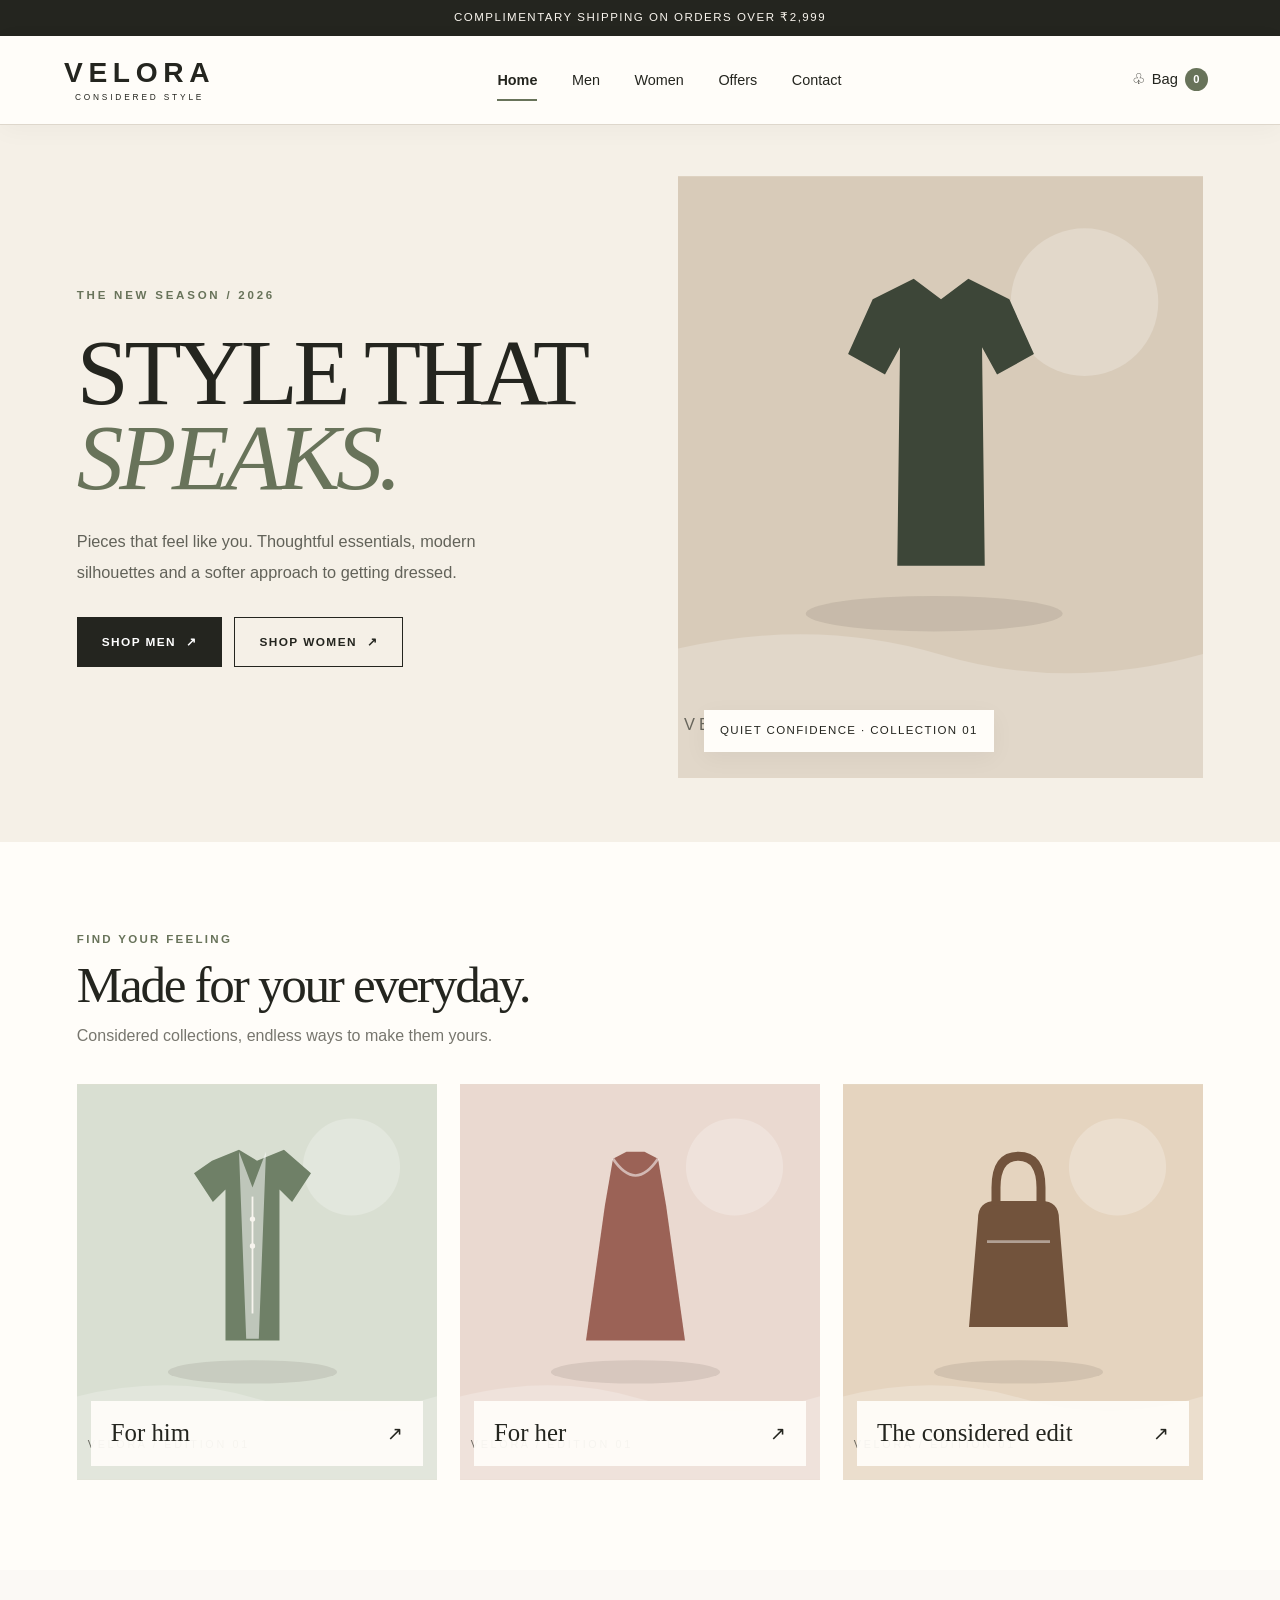
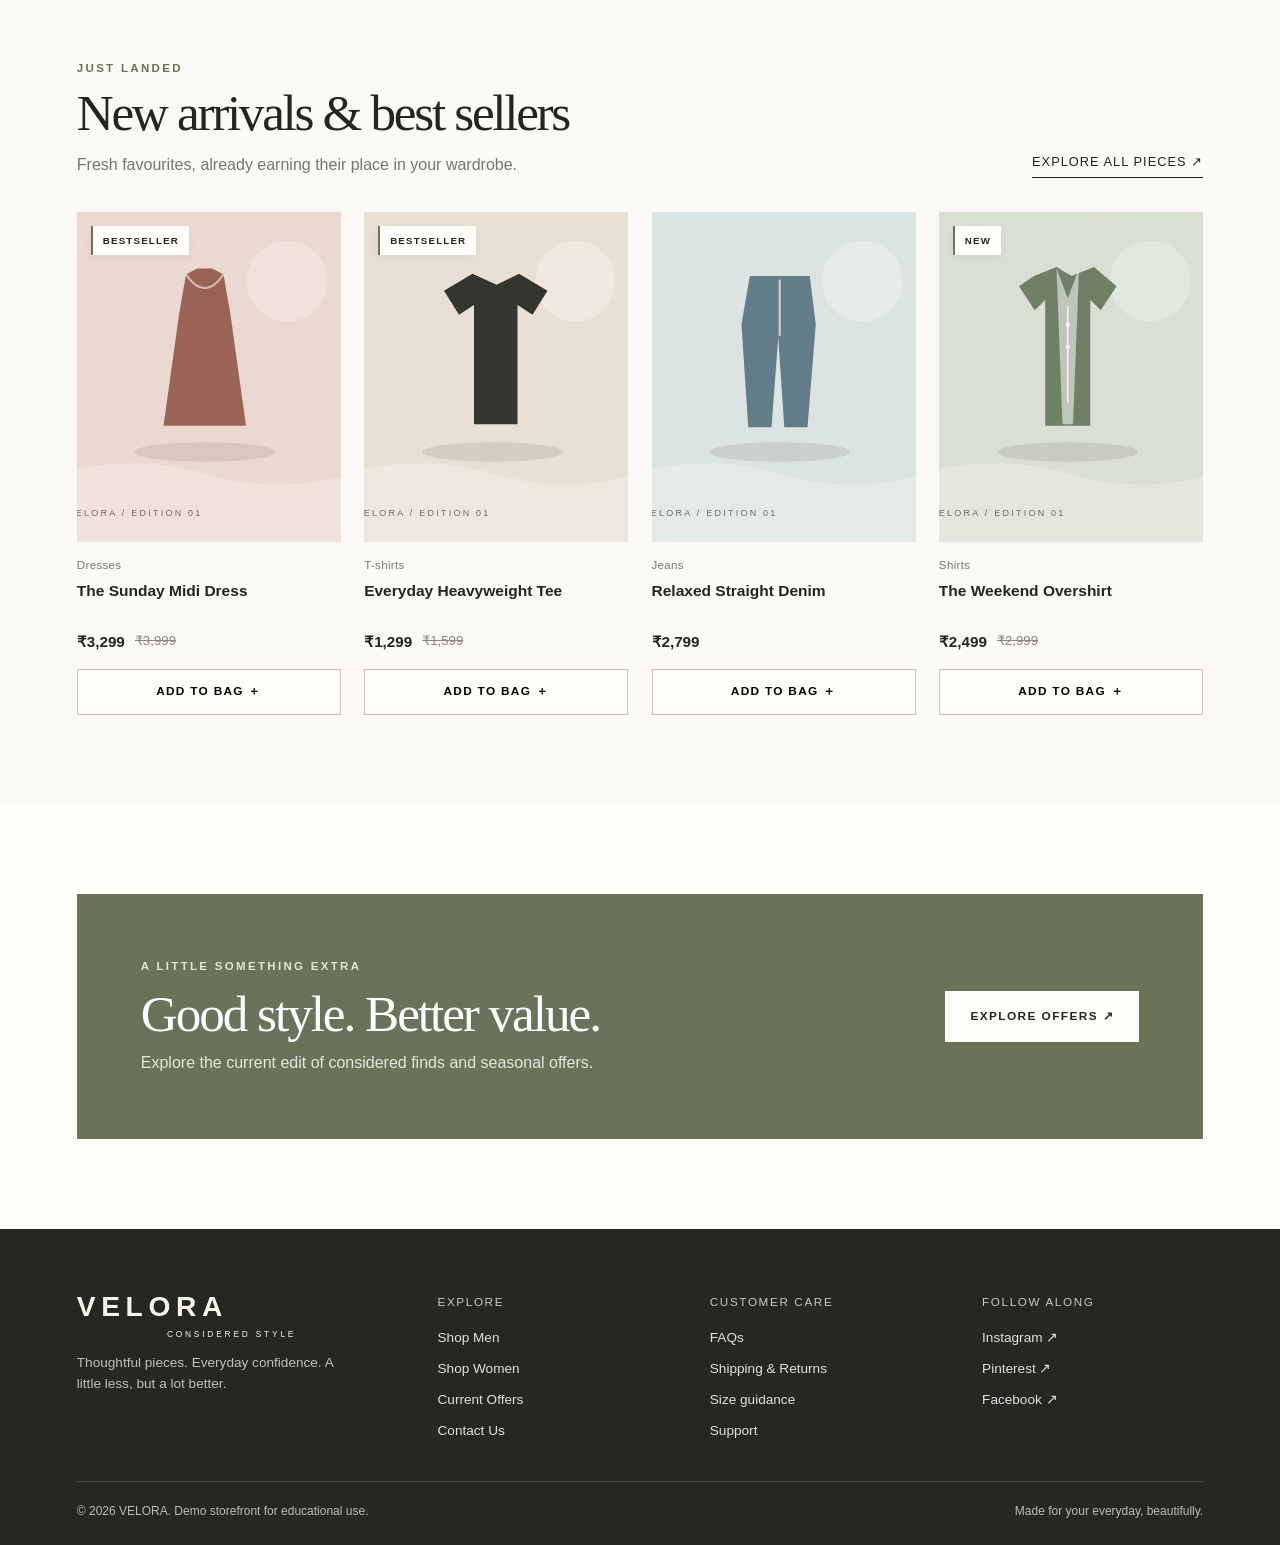
<file: index.html>
<!doctype html>
<html lang="en"><head><meta charset="utf-8"><meta name="viewport" content="width=device-width, initial-scale=1"><meta name="theme-color" content="#f6f2eb"><meta name="description" content="Discover considered everyday fashion at VELORA. Modern essentials, thoughtful details and timeless style."><title>Home | VELORA</title><link rel="stylesheet" href="assets/css/style.css"></head><body data-page="home">

<div class="announcement">Complimentary shipping on orders over ₹2,999</div>
<header class="site-header"><div class="nav-wrap">
<a class="logo" href="index.html" aria-label="VELORA home">VELORA<span>CONSIDERED STYLE</span></a>
<nav class="nav-links" aria-label="Main navigation">
<a href="index.html" aria-current="page">Home</a><a href="men.html" >Men</a><a href="women.html" >Women</a><a href="offers.html" >Offers</a><a href="contact.html" >Contact</a>
</nav><div class="nav-actions"><a class="cart-button" href="#" onclick="return false" aria-label="Shopping bag, demo counter"><span aria-hidden="true">♧</span> Bag <span class="cart-count" data-cart-count>0</span></a><button class="menu-toggle" type="button" aria-label="Open navigation" aria-expanded="false">☰</button></div>
</div></header>

<main>
<section class="hero"><div class="hero-grid"><div class="hero-copy"><div class="eyebrow">The new season / 2026</div><h1>STYLE THAT<br><em>SPEAKS.</em></h1><p>Pieces that feel like you. Thoughtful essentials, modern silhouettes and a softer approach to getting dressed.</p><div class="button-row"><a class="button" href="men.html">Shop Men <span>↗</span></a><a class="button secondary" href="women.html">Shop Women <span>↗</span></a></div></div><div class="hero-image"><img src="https://images.unsplash.com/photo-1483985988355-763728e1935b?w=1400&q=88&fit=crop" onerror="this.onerror=null;this.src='assets/images/editorial.svg'" alt="VELORA editorial fashion artwork in warm neutral tones"><div class="image-note">Quiet confidence · Collection 01</div></div></div></section>
<section class="section"><div class="container"><div class="section-head"><div><div class="eyebrow">Find your feeling</div><h2>Made for your everyday.</h2><p>Considered collections, endless ways to make them yours.</p></div></div><div class="collections"><a class="collection-card" href="men.html"><img src="https://images.unsplash.com/photo-1598033129183-c4f50c736f10?w=900&q=85&fit=crop" onerror="this.onerror=null;this.src='assets/images/men-shirt.svg'" alt="Modern men's shirt collection" loading="lazy"><div class="collection-label"><strong>For him</strong><span>↗</span></div></a><a class="collection-card" href="women.html"><img src="https://images.unsplash.com/photo-1539109136881-3be0616acf4b?w=900&q=85&fit=crop" onerror="this.onerror=null;this.src='assets/images/women-dress.svg'" alt="Women's contemporary dress collection" loading="lazy"><div class="collection-label"><strong>For her</strong><span>↗</span></div></a><a class="collection-card" href="offers.html"><img src="https://images.unsplash.com/photo-1584917865442-de89df76afd3?w=900&q=85&fit=crop" onerror="this.onerror=null;this.src='assets/images/women-bag.svg'" alt="Accessories from the considered edit" loading="lazy"><div class="collection-label"><strong>The considered edit</strong><span>↗</span></div></a></div></div></section>
<section class="section" style="background:#fbf9f5"><div class="container"><div class="section-head"><div><div class="eyebrow">Just landed</div><h2>New arrivals & best sellers</h2><p>Fresh favourites, already earning their place in your wardrobe.</p></div><a class="text-link" href="women.html">Explore all pieces ↗</a></div><div class="product-grid" id="featured-products"></div></div></section>
<section class="section"><div class="container"><div class="promo"><div><div class="eyebrow">A little something extra</div><h2>Good style. Better value.</h2><p>Explore the current edit of considered finds and seasonal offers.</p></div><a class="button light" href="offers.html">Explore offers ↗</a></div></div></section>
</main>

<footer class="site-footer"><div class="container"><div class="footer-grid">
<div class="footer-brand"><a class="logo" href="index.html">VELORA<span>CONSIDERED STYLE</span></a><p>Thoughtful pieces. Everyday confidence. A little less, but a lot better.</p></div>
<div><div class="footer-title">Explore</div><div class="footer-links"><a href="men.html">Shop Men</a><a href="women.html">Shop Women</a><a href="offers.html">Current Offers</a><a href="contact.html">Contact Us</a></div></div>
<div><div class="footer-title">Customer care</div><div class="footer-links"><a href="contact.html#faq">FAQs</a><a href="contact.html">Shipping & Returns</a><a href="contact.html">Size guidance</a><a href="contact.html">Support</a></div></div>
<div><div class="footer-title">Follow along</div><div class="footer-links"><a href="https://www.instagram.com/" target="_blank" rel="noopener noreferrer">Instagram ↗</a><a href="https://www.pinterest.com/" target="_blank" rel="noopener noreferrer">Pinterest ↗</a><a href="https://www.facebook.com/" target="_blank" rel="noopener noreferrer">Facebook ↗</a></div></div>
</div><div class="footer-bottom"><span>© 2026 VELORA. Demo storefront for educational use.</span><span>Made for your everyday, beautifully.</span></div></div></footer><div class="toast" role="status" aria-live="polite"></div><script src="assets/js/script.js"></script>

</body></html>
</file>
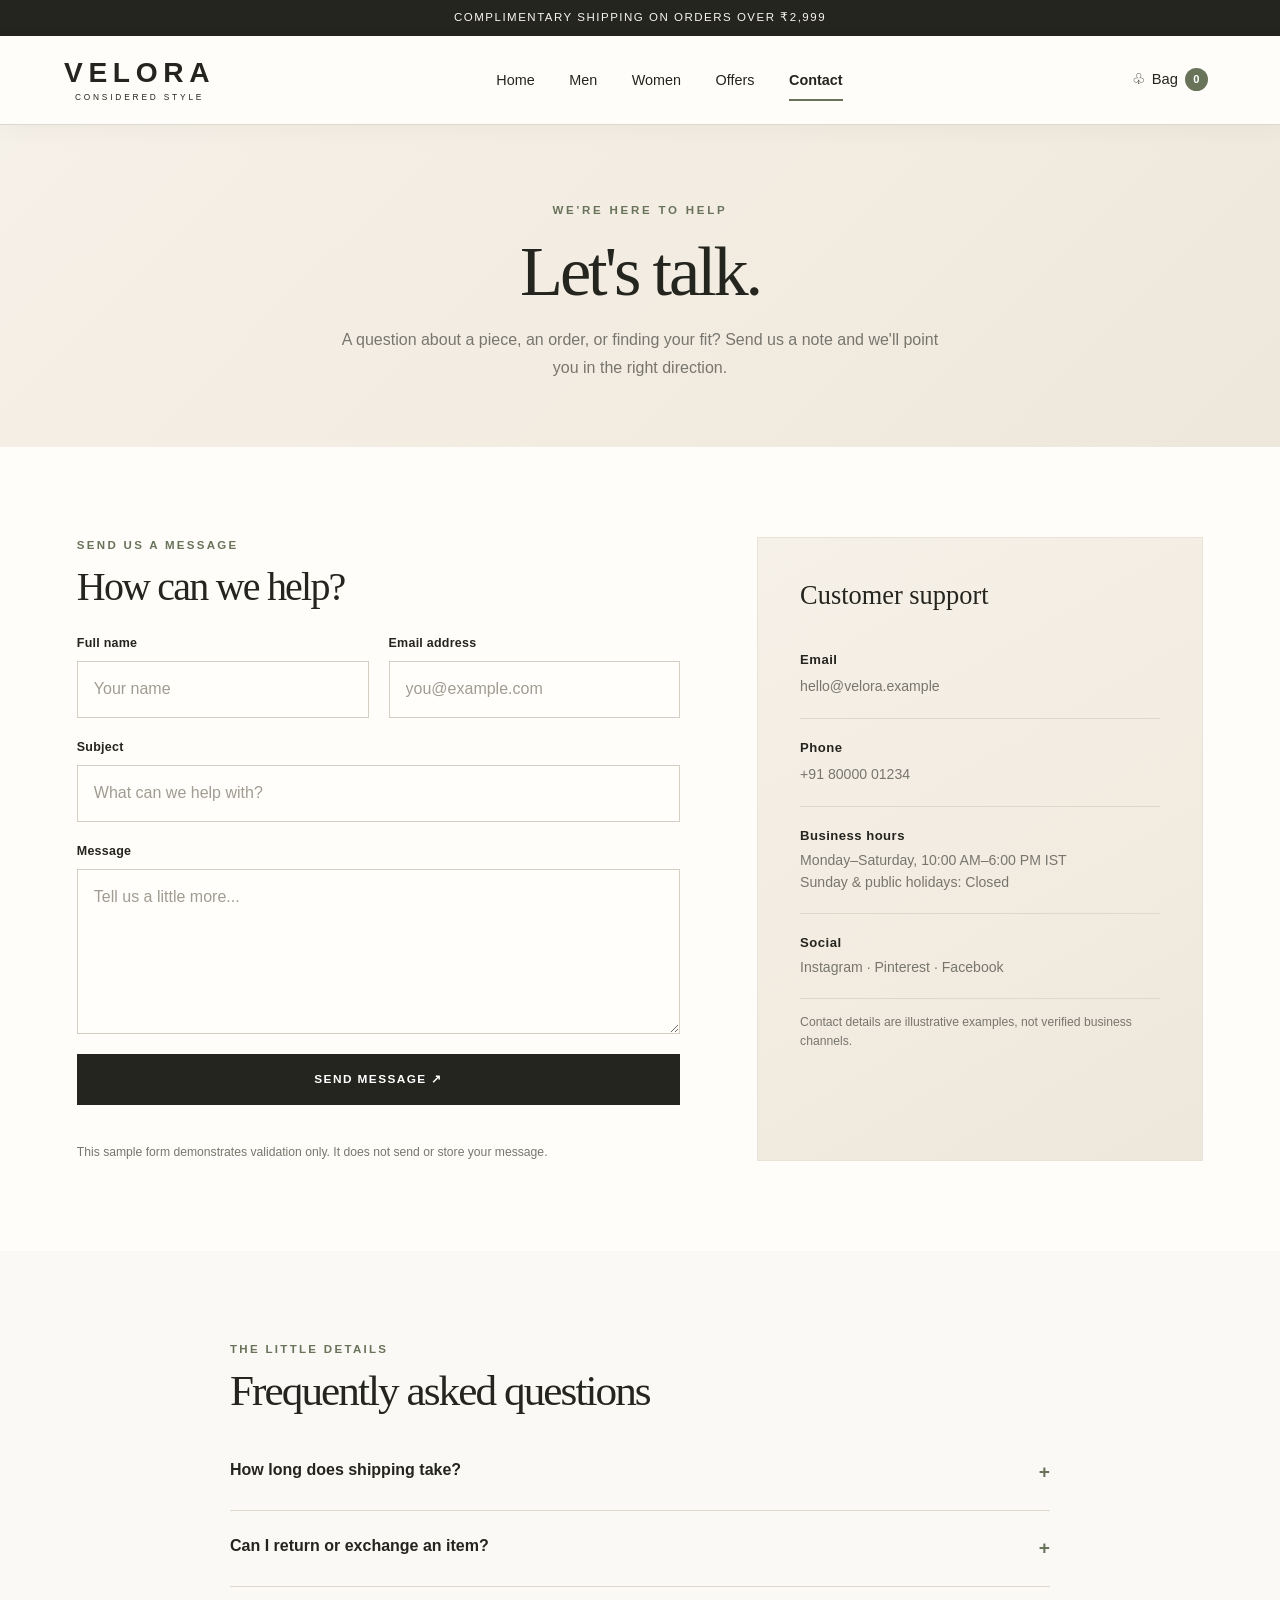
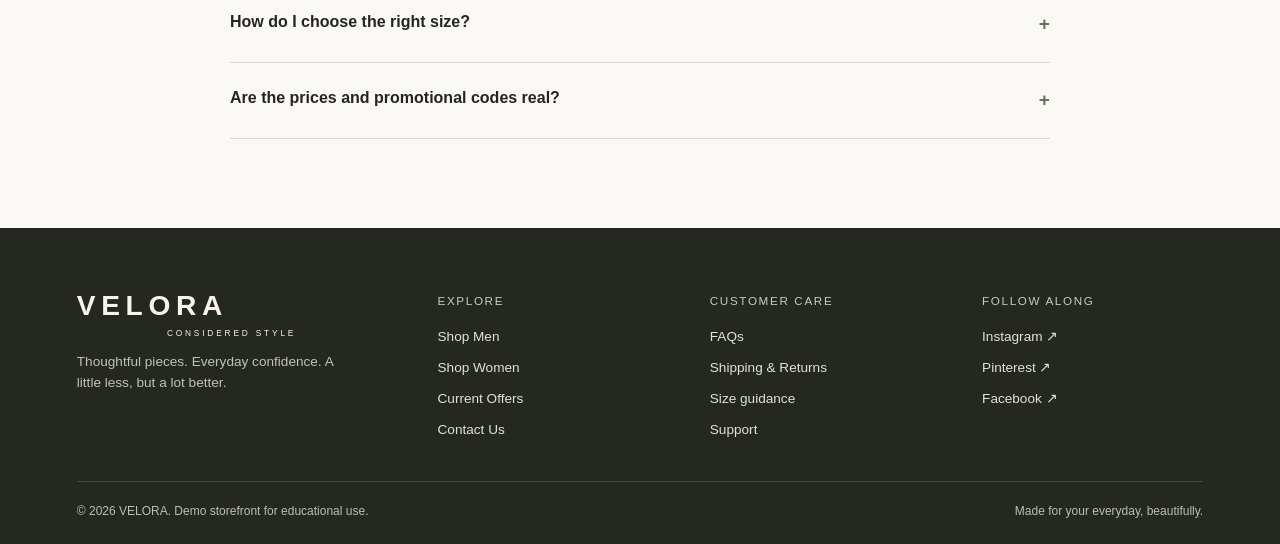
<file: contact.html>
<!doctype html>
<html lang="en"><head><meta charset="utf-8"><meta name="viewport" content="width=device-width, initial-scale=1"><meta name="theme-color" content="#f6f2eb"><meta name="description" content="Discover considered everyday fashion at VELORA. Modern essentials, thoughtful details and timeless style."><title>Contact | VELORA</title><link rel="stylesheet" href="assets/css/style.css"></head><body data-page="contact">

<div class="announcement">Complimentary shipping on orders over ₹2,999</div>
<header class="site-header"><div class="nav-wrap">
<a class="logo" href="index.html" aria-label="VELORA home">VELORA<span>CONSIDERED STYLE</span></a>
<nav class="nav-links" aria-label="Main navigation">
<a href="index.html" >Home</a><a href="men.html" >Men</a><a href="women.html" >Women</a><a href="offers.html" >Offers</a><a href="contact.html" aria-current="page">Contact</a>
</nav><div class="nav-actions"><a class="cart-button" href="#" onclick="return false" aria-label="Shopping bag, demo counter"><span aria-hidden="true">♧</span> Bag <span class="cart-count" data-cart-count>0</span></a><button class="menu-toggle" type="button" aria-label="Open navigation" aria-expanded="false">☰</button></div>
</div></header>
<main><section class="page-intro"><div class="container"><div class="eyebrow">We're here to help</div><h1>Let's talk.</h1><p>A question about a piece, an order, or finding your fit? Send us a note and we'll point you in the right direction.</p></div></section><section class="section"><div class="container contact-layout"><div><div class="eyebrow">Send us a message</div><h2 style="font:2.5rem var(--serif);margin:8px 0 24px">How can we help?</h2><form class="contact-form" id="contact-form"><div class="field"><label for="name">Full name</label><input id="name" name="name" autocomplete="name" placeholder="Your name" required></div><div class="field"><label for="email">Email address</label><input id="email" name="email" type="email" autocomplete="email" placeholder="you@example.com" required></div><div class="field full"><label for="subject">Subject</label><input id="subject" name="subject" placeholder="What can we help with?" required></div><div class="field full"><label for="message">Message</label><textarea id="message" name="message" placeholder="Tell us a little more..." required></textarea></div><div class="field full"><button class="button" type="submit">Send message ↗</button><p class="demo-note">This sample form demonstrates validation only. It does not send or store your message.</p></div></form></div><aside class="contact-info"><h3>Customer support</h3><div class="info-item"><strong>Email</strong><a href="mailto:hello@velora.example">hello@velora.example</a></div><div class="info-item"><strong>Phone</strong><a href="tel:+918000001234">+91 80000 01234</a></div><div class="info-item"><strong>Business hours</strong><p>Monday–Saturday, 10:00 AM–6:00 PM IST<br>Sunday & public holidays: Closed</p></div><div class="info-item"><strong>Social</strong><p><a href="https://www.instagram.com/" target="_blank" rel="noopener noreferrer">Instagram</a> · <a href="https://www.pinterest.com/" target="_blank" rel="noopener noreferrer">Pinterest</a> · <a href="https://www.facebook.com/" target="_blank" rel="noopener noreferrer">Facebook</a></p></div><p class="demo-note">Contact details are illustrative examples, not verified business channels.</p></aside></div></section><section class="section" id="faq" style="background:#fbf9f5"><div class="container faq"><div class="eyebrow">The little details</div><h2 style="font:2.7rem var(--serif);margin:8px 0 20px">Frequently asked questions</h2><details><summary>How long does shipping take?</summary><p>In a real store, delivery estimates would be shared at checkout. This demonstration site does not process or ship orders.</p></details><details><summary>Can I return or exchange an item?</summary><p>Return and exchange policies would be published here for a live store. Please treat this site as a front-end demo only.</p></details><details><summary>How do I choose the right size?</summary><p>Check the size guide and garment measurements before ordering. A production store would include a detailed size chart on each product page.</p></details><details><summary>Are the prices and promotional codes real?</summary><p>No. All product prices, discount codes and contact details are illustrative examples created for the VELORA demo storefront.</p></details></div></section></main>

<footer class="site-footer"><div class="container"><div class="footer-grid">
<div class="footer-brand"><a class="logo" href="index.html">VELORA<span>CONSIDERED STYLE</span></a><p>Thoughtful pieces. Everyday confidence. A little less, but a lot better.</p></div>
<div><div class="footer-title">Explore</div><div class="footer-links"><a href="men.html">Shop Men</a><a href="women.html">Shop Women</a><a href="offers.html">Current Offers</a><a href="contact.html">Contact Us</a></div></div>
<div><div class="footer-title">Customer care</div><div class="footer-links"><a href="contact.html#faq">FAQs</a><a href="contact.html">Shipping & Returns</a><a href="contact.html">Size guidance</a><a href="contact.html">Support</a></div></div>
<div><div class="footer-title">Follow along</div><div class="footer-links"><a href="https://www.instagram.com/" target="_blank" rel="noopener noreferrer">Instagram ↗</a><a href="https://www.pinterest.com/" target="_blank" rel="noopener noreferrer">Pinterest ↗</a><a href="https://www.facebook.com/" target="_blank" rel="noopener noreferrer">Facebook ↗</a></div></div>
</div><div class="footer-bottom"><span>© 2026 VELORA. Demo storefront for educational use.</span><span>Made for your everyday, beautifully.</span></div></div></footer><div class="toast" role="status" aria-live="polite"></div><script src="assets/js/script.js"></script>

</body></html>
</file>
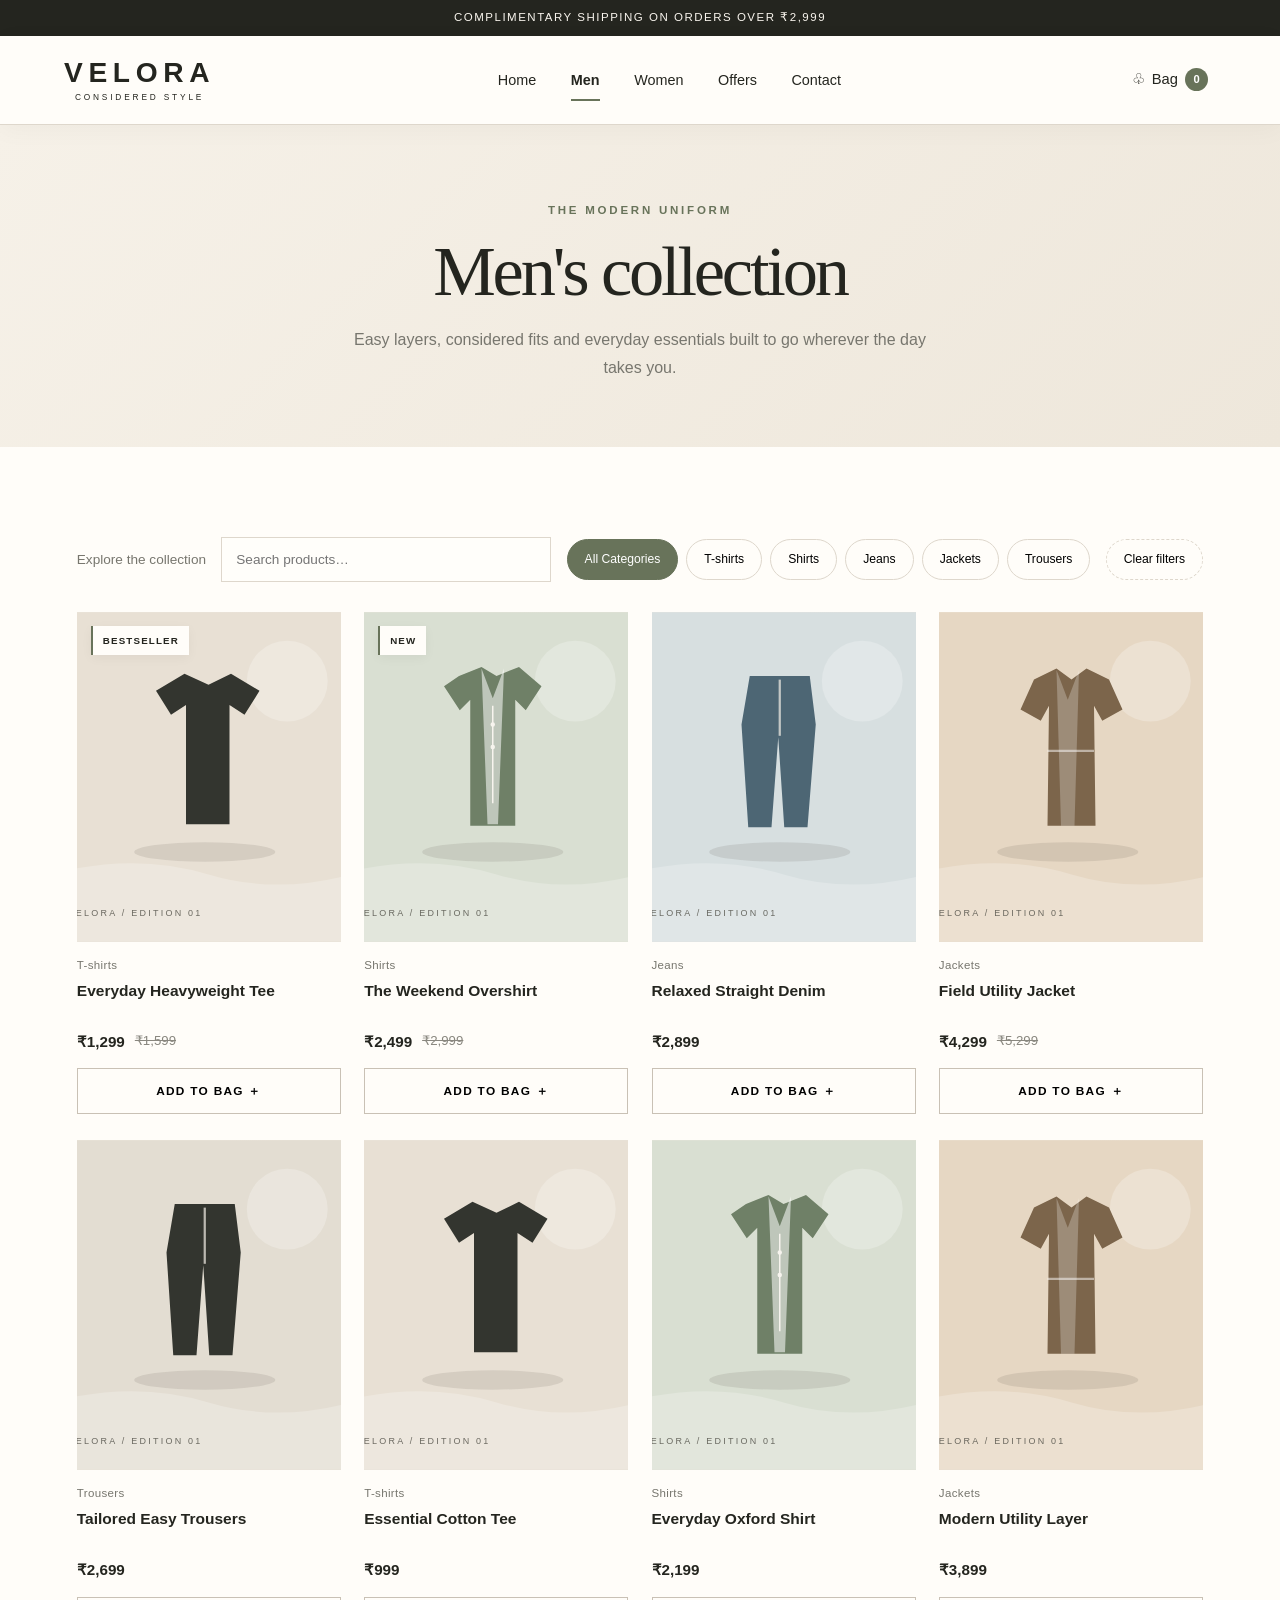
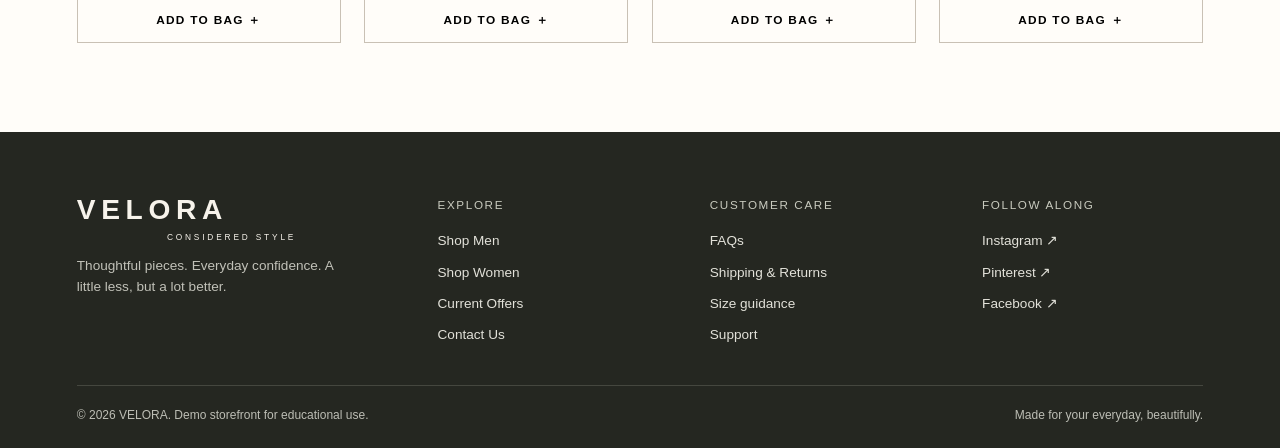
<file: men.html>
<!doctype html>
<html lang="en"><head><meta charset="utf-8"><meta name="viewport" content="width=device-width, initial-scale=1"><meta name="theme-color" content="#f6f2eb"><meta name="description" content="Discover considered everyday fashion at VELORA. Modern essentials, thoughtful details and timeless style."><title>Men | VELORA</title><link rel="stylesheet" href="assets/css/style.css"></head><body data-page="men">

<div class="announcement">Complimentary shipping on orders over ₹2,999</div>
<header class="site-header"><div class="nav-wrap">
<a class="logo" href="index.html" aria-label="VELORA home">VELORA<span>CONSIDERED STYLE</span></a>
<nav class="nav-links" aria-label="Main navigation">
<a href="index.html" >Home</a><a href="men.html" aria-current="page">Men</a><a href="women.html" >Women</a><a href="offers.html" >Offers</a><a href="contact.html" >Contact</a>
</nav><div class="nav-actions"><a class="cart-button" href="#" onclick="return false" aria-label="Shopping bag, demo counter"><span aria-hidden="true">♧</span> Bag <span class="cart-count" data-cart-count>0</span></a><button class="menu-toggle" type="button" aria-label="Open navigation" aria-expanded="false">☰</button></div>
</div></header>
<main><section class="page-intro"><div class="container"><div class="eyebrow">The modern uniform</div><h1>Men's collection</h1><p>Easy layers, considered fits and everyday essentials built to go wherever the day takes you.</p></div></section><section class="section"><div class="container"><div class="filter-row"><span>Explore the collection</span><div class="filter-pills" aria-label="Filter products"></div></div><div class="product-grid" id="product-grid"></div></div></section></main>

<footer class="site-footer"><div class="container"><div class="footer-grid">
<div class="footer-brand"><a class="logo" href="index.html">VELORA<span>CONSIDERED STYLE</span></a><p>Thoughtful pieces. Everyday confidence. A little less, but a lot better.</p></div>
<div><div class="footer-title">Explore</div><div class="footer-links"><a href="men.html">Shop Men</a><a href="women.html">Shop Women</a><a href="offers.html">Current Offers</a><a href="contact.html">Contact Us</a></div></div>
<div><div class="footer-title">Customer care</div><div class="footer-links"><a href="contact.html#faq">FAQs</a><a href="contact.html">Shipping & Returns</a><a href="contact.html">Size guidance</a><a href="contact.html">Support</a></div></div>
<div><div class="footer-title">Follow along</div><div class="footer-links"><a href="https://www.instagram.com/" target="_blank" rel="noopener noreferrer">Instagram ↗</a><a href="https://www.pinterest.com/" target="_blank" rel="noopener noreferrer">Pinterest ↗</a><a href="https://www.facebook.com/" target="_blank" rel="noopener noreferrer">Facebook ↗</a></div></div>
</div><div class="footer-bottom"><span>© 2026 VELORA. Demo storefront for educational use.</span><span>Made for your everyday, beautifully.</span></div></div></footer><div class="toast" role="status" aria-live="polite"></div><script src="assets/js/script.js"></script>

</body></html>
</file>
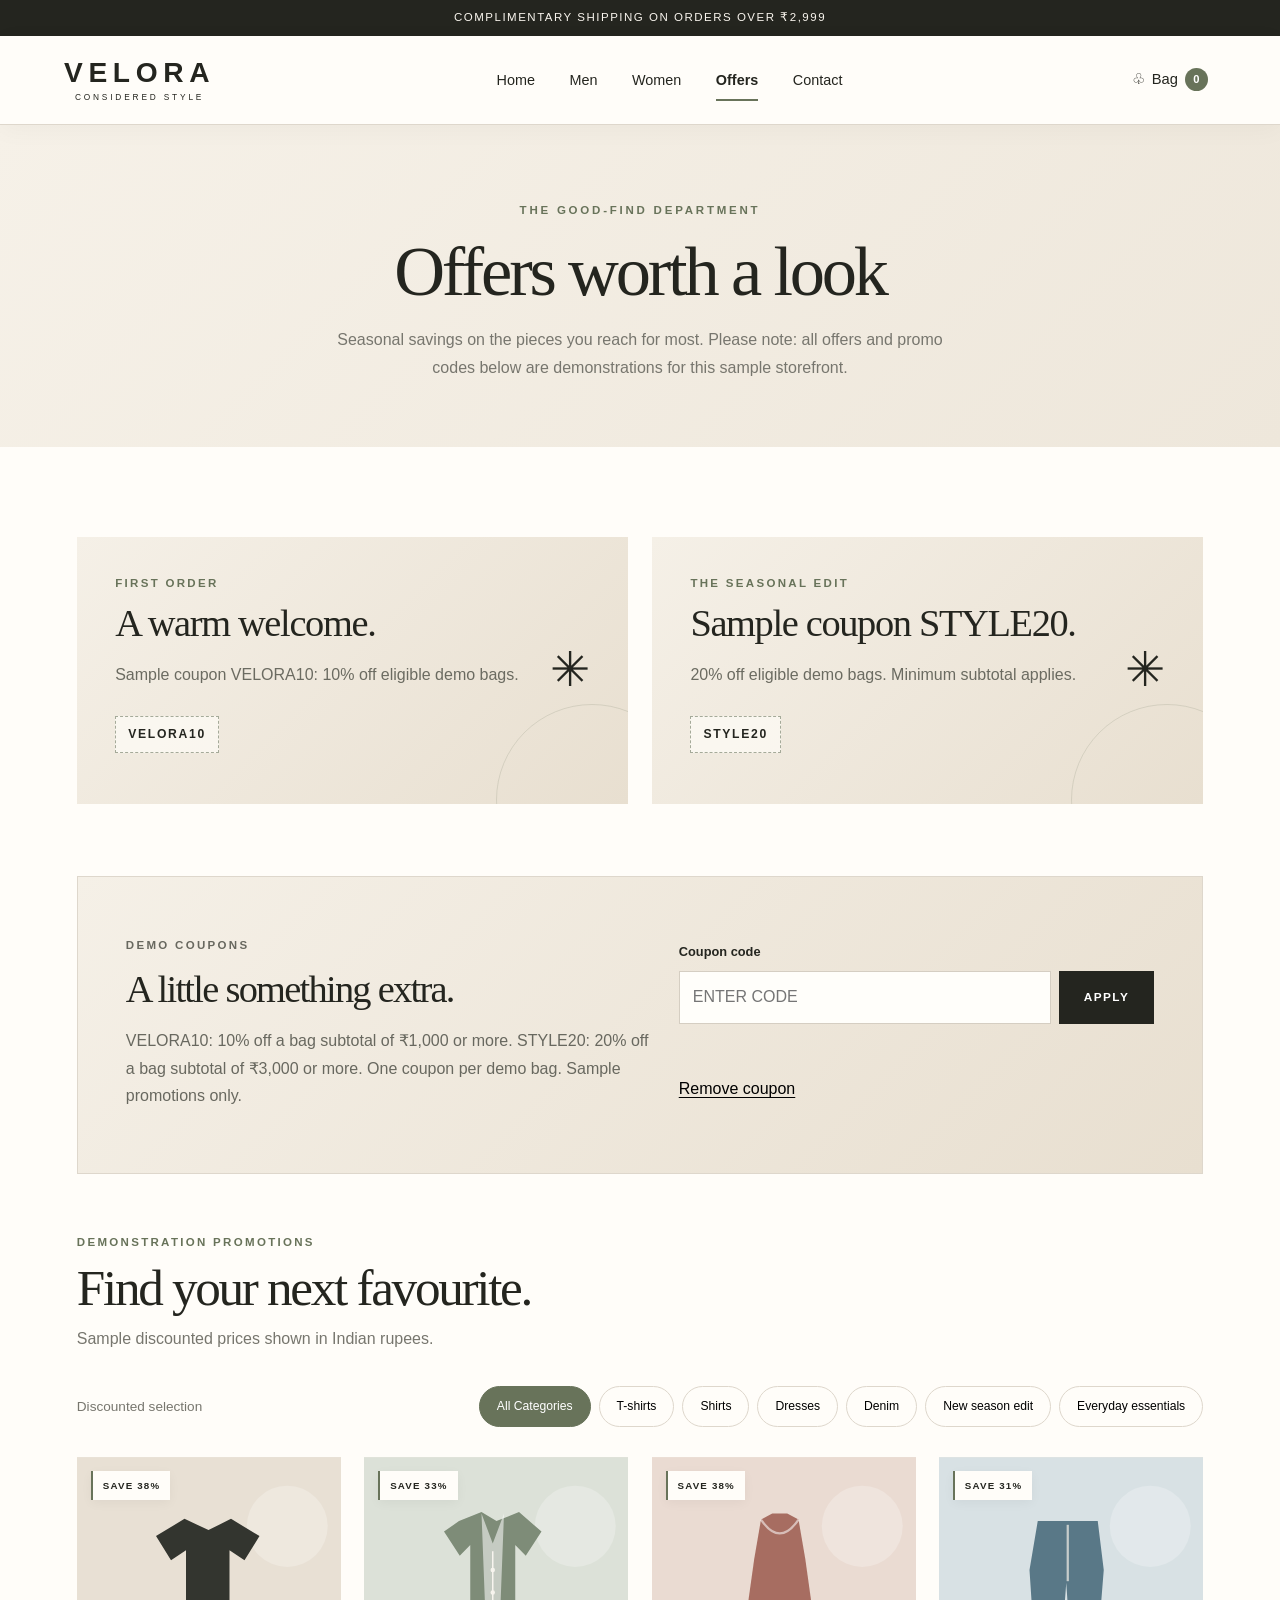
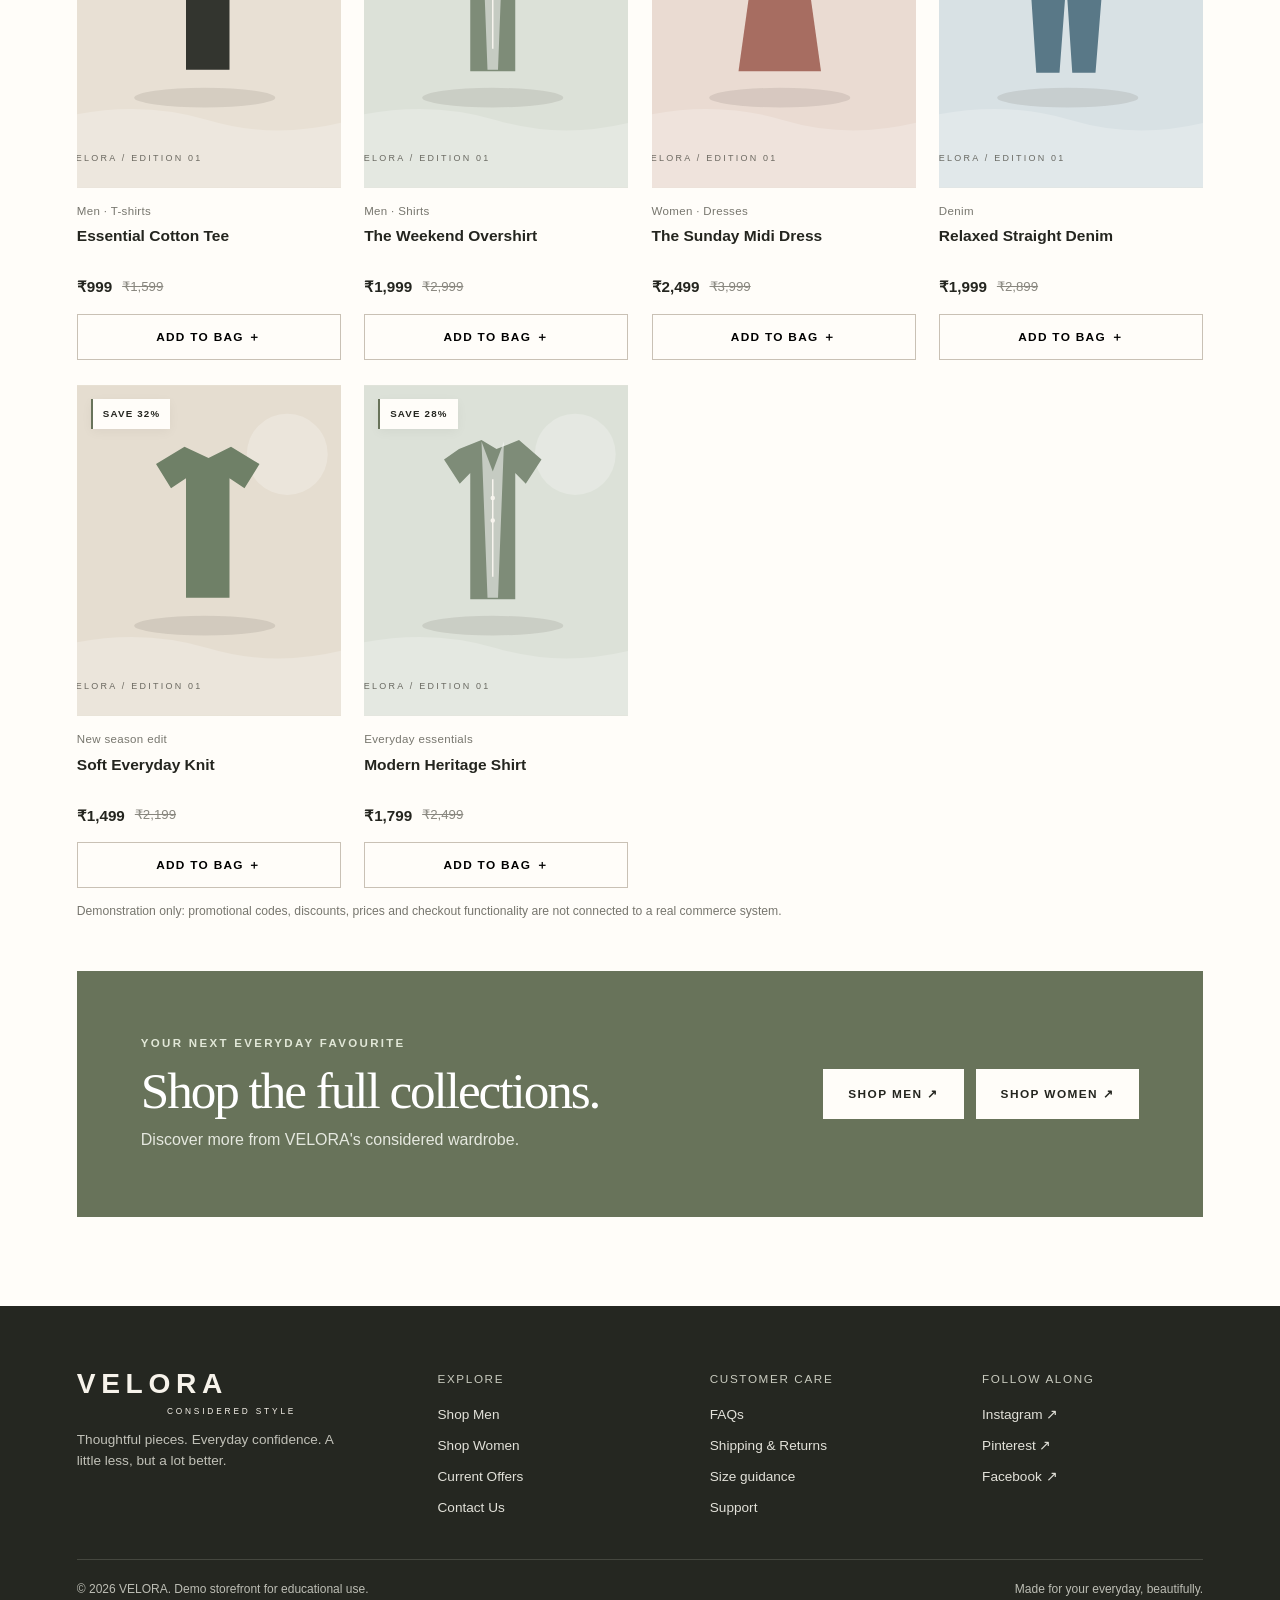
<file: offers.html>
<!doctype html>
<html lang="en"><head><meta charset="utf-8"><meta name="viewport" content="width=device-width, initial-scale=1"><meta name="theme-color" content="#f6f2eb"><meta name="description" content="Discover considered everyday fashion at VELORA. Modern essentials, thoughtful details and timeless style."><title>Offers | VELORA</title><link rel="stylesheet" href="assets/css/style.css"></head><body data-page="offers">

<div class="announcement">Complimentary shipping on orders over ₹2,999</div>
<header class="site-header"><div class="nav-wrap">
<a class="logo" href="index.html" aria-label="VELORA home">VELORA<span>CONSIDERED STYLE</span></a>
<nav class="nav-links" aria-label="Main navigation">
<a href="index.html" >Home</a><a href="men.html" >Men</a><a href="women.html" >Women</a><a href="offers.html" aria-current="page">Offers</a><a href="contact.html" >Contact</a>
</nav><div class="nav-actions"><a class="cart-button" href="#" onclick="return false" aria-label="Shopping bag, demo counter"><span aria-hidden="true">♧</span> Bag <span class="cart-count" data-cart-count>0</span></a><button class="menu-toggle" type="button" aria-label="Open navigation" aria-expanded="false">☰</button></div>
</div></header>
<main><section class="page-intro"><div class="container"><div class="eyebrow">The good-find department</div><h1>Offers worth a look</h1><p>Seasonal savings on the pieces you reach for most. Please note: all offers and promo codes below are demonstrations for this sample storefront.</p></div></section><section class="section"><div class="container"><div class="offer-grid"><article class="offer-panel"><div><div class="eyebrow">First order</div><h2>A warm welcome.</h2><p>Sample coupon VELORA10: 10% off eligible demo bags.</p><p class="code">VELORA10</p></div><span aria-hidden="true" style="font-size:3rem">✳</span></article><article class="offer-panel"><div><div class="eyebrow">The seasonal edit</div><h2>Sample coupon STYLE20.</h2><p>20% off eligible demo bags. Minimum subtotal applies.</p><p class="code">STYLE20</p></div><span aria-hidden="true" style="font-size:3rem">✳</span></article></div><div class="section-head"><div><div class="eyebrow">Demonstration promotions</div><h2>Find your next favourite.</h2><p>Sample discounted prices shown in Indian rupees.</p></div></div><div class="filter-row"><span>Discounted selection</span><div class="filter-pills" aria-label="Filter offers"></div></div><div class="product-grid" id="product-grid"></div><p class="demo-note">Demonstration only: promotional codes, discounts, prices and checkout functionality are not connected to a real commerce system.</p><div class="promo" style="margin-top:50px"><div><div class="eyebrow">Your next everyday favourite</div><h2>Shop the full collections.</h2><p>Discover more from VELORA's considered wardrobe.</p></div><div class="button-row"><a class="button light" href="men.html">Shop Men ↗</a><a class="button light" href="women.html">Shop Women ↗</a></div></div></div></section></main>

<footer class="site-footer"><div class="container"><div class="footer-grid">
<div class="footer-brand"><a class="logo" href="index.html">VELORA<span>CONSIDERED STYLE</span></a><p>Thoughtful pieces. Everyday confidence. A little less, but a lot better.</p></div>
<div><div class="footer-title">Explore</div><div class="footer-links"><a href="men.html">Shop Men</a><a href="women.html">Shop Women</a><a href="offers.html">Current Offers</a><a href="contact.html">Contact Us</a></div></div>
<div><div class="footer-title">Customer care</div><div class="footer-links"><a href="contact.html#faq">FAQs</a><a href="contact.html">Shipping & Returns</a><a href="contact.html">Size guidance</a><a href="contact.html">Support</a></div></div>
<div><div class="footer-title">Follow along</div><div class="footer-links"><a href="https://www.instagram.com/" target="_blank" rel="noopener noreferrer">Instagram ↗</a><a href="https://www.pinterest.com/" target="_blank" rel="noopener noreferrer">Pinterest ↗</a><a href="https://www.facebook.com/" target="_blank" rel="noopener noreferrer">Facebook ↗</a></div></div>
</div><div class="footer-bottom"><span>© 2026 VELORA. Demo storefront for educational use.</span><span>Made for your everyday, beautifully.</span></div></div></footer><div class="toast" role="status" aria-live="polite"></div><script src="assets/js/script.js"></script>

</body></html>
</file>
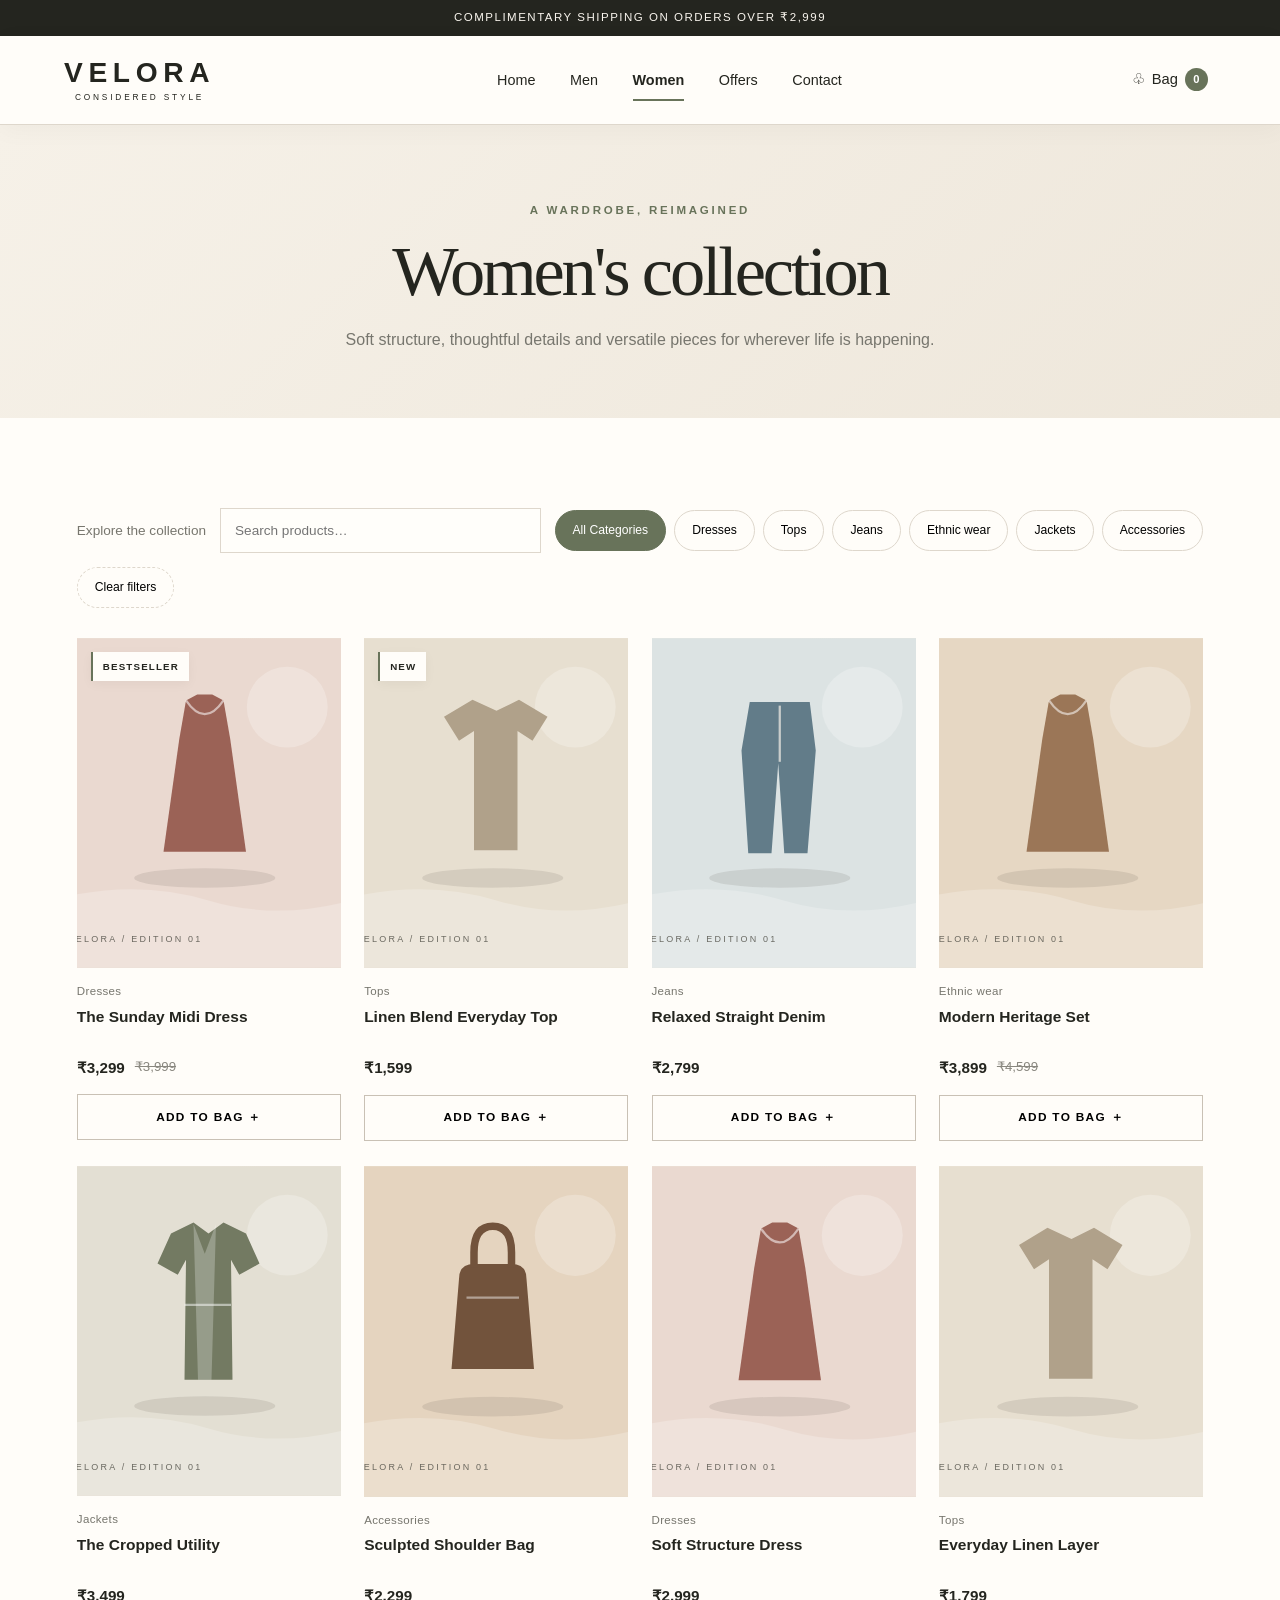
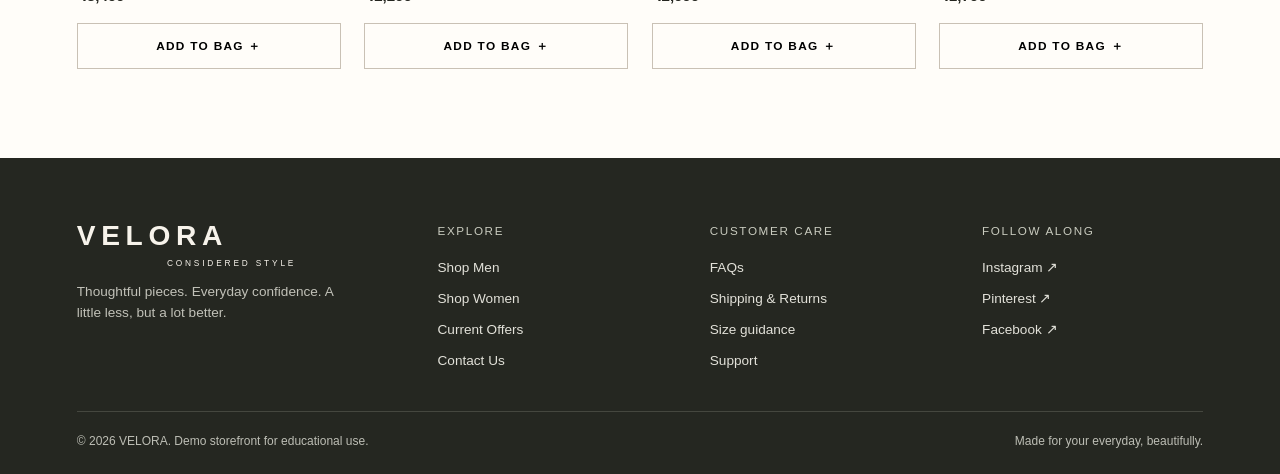
<file: women.html>
<!doctype html>
<html lang="en"><head><meta charset="utf-8"><meta name="viewport" content="width=device-width, initial-scale=1"><meta name="theme-color" content="#f6f2eb"><meta name="description" content="Discover considered everyday fashion at VELORA. Modern essentials, thoughtful details and timeless style."><title>Women | VELORA</title><link rel="stylesheet" href="assets/css/style.css"></head><body data-page="women">

<div class="announcement">Complimentary shipping on orders over ₹2,999</div>
<header class="site-header"><div class="nav-wrap">
<a class="logo" href="index.html" aria-label="VELORA home">VELORA<span>CONSIDERED STYLE</span></a>
<nav class="nav-links" aria-label="Main navigation">
<a href="index.html" >Home</a><a href="men.html" >Men</a><a href="women.html" aria-current="page">Women</a><a href="offers.html" >Offers</a><a href="contact.html" >Contact</a>
</nav><div class="nav-actions"><a class="cart-button" href="#" onclick="return false" aria-label="Shopping bag, demo counter"><span aria-hidden="true">♧</span> Bag <span class="cart-count" data-cart-count>0</span></a><button class="menu-toggle" type="button" aria-label="Open navigation" aria-expanded="false">☰</button></div>
</div></header>
<main><section class="page-intro"><div class="container"><div class="eyebrow">A wardrobe, reimagined</div><h1>Women's collection</h1><p>Soft structure, thoughtful details and versatile pieces for wherever life is happening.</p></div></section><section class="section"><div class="container"><div class="filter-row"><span>Explore the collection</span><div class="filter-pills" aria-label="Filter products"></div></div><div class="product-grid" id="product-grid"></div></div></section></main>

<footer class="site-footer"><div class="container"><div class="footer-grid">
<div class="footer-brand"><a class="logo" href="index.html">VELORA<span>CONSIDERED STYLE</span></a><p>Thoughtful pieces. Everyday confidence. A little less, but a lot better.</p></div>
<div><div class="footer-title">Explore</div><div class="footer-links"><a href="men.html">Shop Men</a><a href="women.html">Shop Women</a><a href="offers.html">Current Offers</a><a href="contact.html">Contact Us</a></div></div>
<div><div class="footer-title">Customer care</div><div class="footer-links"><a href="contact.html#faq">FAQs</a><a href="contact.html">Shipping & Returns</a><a href="contact.html">Size guidance</a><a href="contact.html">Support</a></div></div>
<div><div class="footer-title">Follow along</div><div class="footer-links"><a href="https://www.instagram.com/" target="_blank" rel="noopener noreferrer">Instagram ↗</a><a href="https://www.pinterest.com/" target="_blank" rel="noopener noreferrer">Pinterest ↗</a><a href="https://www.facebook.com/" target="_blank" rel="noopener noreferrer">Facebook ↗</a></div></div>
</div><div class="footer-bottom"><span>© 2026 VELORA. Demo storefront for educational use.</span><span>Made for your everyday, beautifully.</span></div></div></footer><div class="toast" role="status" aria-live="polite"></div><script src="assets/js/script.js"></script>

</body></html>
</file>
<file: assets/css/style.css>
@import url('https://fonts.googleapis.com/css2?family=DM+Sans:wght@400;500;600;700&family=Playfair+Display:wght@500;600;700&display=swap');
:root{--cream:#f6f2eb;--paper:#fffdf9;--ink:#22231f;--muted:#77766e;--olive:#68735a;--line:#e5dfd5;--sand:#e9dfd0;--serif:'Playfair Display',Georgia,serif;--sans:'DM Sans',Arial,sans-serif}
*{box-sizing:border-box}html{scroll-behavior:smooth}body{margin:0;background:var(--paper);color:var(--ink);font-family:var(--sans);line-height:1.55}a{color:inherit;text-decoration:none}button,input,textarea{font:inherit}img{display:block;max-width:100%}.announcement{background:var(--ink);color:#f9f5ee;text-align:center;padding:9px 16px;font-size:.72rem;letter-spacing:.13em;text-transform:uppercase}.site-header{position:sticky;top:0;z-index:20;background:rgba(255,253,249,.95);backdrop-filter:blur(12px);border-bottom:1px solid var(--line)}.nav-wrap{max-width:1280px;margin:auto;padding:0 5%;min-height:82px;display:flex;align-items:center;justify-content:space-between;gap:24px}.logo{font-size:1.85rem;font-weight:700;letter-spacing:.18em;line-height:1}.logo span{display:block;font-size:.54rem;letter-spacing:.32em;font-weight:500;text-align:center;margin-top:6px}.nav-links{display:flex;gap:32px;align-items:center}.nav-links a{font-size:.86rem;position:relative;padding:9px 0}.nav-links a:after{content:"";position:absolute;bottom:2px;left:0;width:0;height:1px;background:var(--olive);transition:width .25s}.nav-links a:hover:after,.nav-links a[aria-current="page"]:after{width:100%}.nav-actions{display:flex;align-items:center;gap:18px}.cart-button,.menu-toggle{border:0;background:none;color:inherit;cursor:pointer;display:flex;align-items:center;gap:7px;padding:8px}.cart-count{display:inline-grid;place-items:center;min-width:20px;height:20px;border-radius:50%;background:var(--olive);color:white;font-size:.7rem}.menu-toggle{display:none;font-size:1.4rem}.container{width:min(1160px,90%);margin-inline:auto}.eyebrow{font-size:.72rem;letter-spacing:.2em;text-transform:uppercase;color:var(--olive);font-weight:700}.hero{background:var(--cream);padding:38px 0 44px}.hero-grid{display:grid;grid-template-columns:1fr 1fr;align-items:center;gap:6%;max-width:1280px;width:90%;margin:auto}.hero-copy{padding:40px 0}.hero h1{font:clamp(3.5rem,7vw,6.8rem)/.98 var(--serif);letter-spacing:-.045em;margin:22px 0}.hero h1 em{font-weight:500;color:var(--olive)}.hero-copy p{max-width:430px;color:#66655e;margin:22px 0 30px}.hero-image{position:relative;min-height:490px;background:#d8cbb9;overflow:hidden}.hero-image img{width:100%;height:100%;min-height:490px;object-fit:cover}.image-note{position:absolute;bottom:20px;left:20px;background:var(--paper);padding:12px 16px;font-size:.72rem;letter-spacing:.12em;text-transform:uppercase}.button{display:inline-flex;justify-content:center;align-items:center;gap:10px;border:1px solid var(--ink);background:var(--ink);color:white;padding:14px 22px;min-height:48px;font-size:.8rem;letter-spacing:.07em;text-transform:uppercase;cursor:pointer;transition:background .2s,color .2s,transform .2s,border-color .2s}.button:hover{background:var(--olive);border-color:var(--olive);transform:translateY(-2px)}.button.secondary{background:transparent;color:var(--ink)}.button.secondary:hover{color:white}.button.light{background:var(--paper);color:var(--ink);border-color:var(--paper)}.button.light:hover{background:var(--olive);color:white;border-color:var(--olive)}.button-row{display:flex;gap:12px;flex-wrap:wrap}.section{padding:78px 0}.section-head{display:flex;align-items:end;justify-content:space-between;gap:20px;margin-bottom:28px}.section h2,.page-intro h1{font:clamp(2.2rem,4vw,3.5rem)/1.08 var(--serif);letter-spacing:-.03em;margin:8px 0}.section-head p{color:var(--muted);margin:0}.text-link{font-size:.8rem;text-transform:uppercase;letter-spacing:.08em;border-bottom:1px solid var(--ink);padding-bottom:5px;white-space:nowrap}.collections{display:grid;grid-template-columns:repeat(3,1fr);gap:18px}.collection-card{position:relative;overflow:hidden;background:var(--sand);min-height:330px}.collection-card img{width:100%;height:370px;object-fit:cover;transition:transform .6s}.collection-card:hover img{transform:scale(1.04)}.collection-label{position:absolute;left:18px;right:18px;bottom:18px;background:rgba(255,253,249,.94);padding:17px 18px;display:flex;justify-content:space-between;align-items:center}.collection-label strong{font:1.4rem var(--serif)}.collection-label span{font-size:1.2rem}.product-grid{display:grid;grid-template-columns:repeat(4,minmax(0,1fr));gap:22px}.product-card{min-width:0}.product-image{position:relative;background:var(--cream);overflow:hidden}.product-image img{width:100%;aspect-ratio:4/5;object-fit:cover;transition:transform .45s}.product-card:hover .product-image img{transform:scale(1.035)}.badge{position:absolute;top:12px;left:12px;background:var(--paper);padding:6px 9px;font-size:.64rem;letter-spacing:.09em;text-transform:uppercase}.product-info{padding:13px 0}.product-meta{font-size:.73rem;color:var(--muted);margin-bottom:4px}.product-title{font-size:.92rem;font-weight:600;margin:0 0 7px}.price-row{display:flex;gap:9px;align-items:center;font-size:.9rem}.price{font-weight:700}.old-price{color:#999;text-decoration:line-through;font-size:.82rem}.add-button{margin-top:12px;width:100%;background:transparent;border:1px solid #c9c3b8;padding:11px 12px;font-size:.74rem;letter-spacing:.07em;text-transform:uppercase;cursor:pointer;transition:all .2s}.add-button:hover{background:var(--ink);color:white;border-color:var(--ink)}.promo{background:var(--olive);color:white;padding:52px 6%;display:flex;align-items:center;justify-content:space-between;gap:30px}.promo h2{font:clamp(2rem,4vw,3.2rem) var(--serif);margin:8px 0}.promo p{color:#e5e8df;margin:0}.promo .eyebrow{color:#e1e7d7}.page-intro{background:var(--cream);padding:70px 0 62px;text-align:center}.page-intro p{max-width:610px;margin:16px auto 0;color:var(--muted)}.filter-row{display:flex;justify-content:space-between;align-items:center;gap:16px;margin-bottom:28px;color:var(--muted);font-size:.85rem}.filter-pills{display:flex;gap:8px;flex-wrap:wrap}.filter-pill{border:1px solid var(--line);background:transparent;padding:9px 14px;cursor:pointer;font-size:.76rem}.filter-pill.active,.filter-pill:hover{background:var(--ink);color:white;border-color:var(--ink)}.offer-grid{display:grid;grid-template-columns:repeat(2,1fr);gap:20px;margin-bottom:54px}.offer-panel{background:var(--cream);padding:30px;display:flex;justify-content:space-between;align-items:center;gap:20px;min-height:200px}.offer-panel h2{font:2rem var(--serif);margin:8px 0}.code{display:inline-block;border:1px dashed #8e9582;padding:8px 12px;letter-spacing:.14em;font-size:.76rem;font-weight:700}.demo-note{font-size:.76rem;color:var(--muted);margin:14px 0 0}.contact-layout{display:grid;grid-template-columns:1.15fr .85fr;gap:70px}.contact-form{display:grid;grid-template-columns:1fr 1fr;gap:18px}.field{display:flex;flex-direction:column;gap:7px}.field.full{grid-column:1/-1}.field label{font-size:.8rem;font-weight:600}.field input,.field textarea{border:1px solid #d9d3c9;background:#fffdf9;padding:13px 14px;outline:none;width:100%}.field input:focus,.field textarea:focus{border-color:var(--olive);box-shadow:0 0 0 3px #68735a20}.field textarea{min-height:145px;resize:vertical}.contact-info{background:var(--cream);padding:30px}.contact-info h3{font:1.65rem var(--serif);margin:0 0 20px}.info-item{padding:16px 0;border-bottom:1px solid var(--line)}.info-item:last-child{border-bottom:0}.info-item strong{display:block;font-size:.82rem;margin-bottom:4px}.info-item p,.info-item a{font-size:.88rem;color:var(--muted);margin:0}.faq{max-width:820px;margin:auto}.faq details{border-bottom:1px solid var(--line);padding:18px 0}.faq summary{cursor:pointer;font-weight:600;list-style:none;display:flex;justify-content:space-between;gap:20px}.faq summary:after{content:"+";font-size:1.2rem;color:var(--olive)}.faq details[open] summary:after{content:"−"}.faq details p{color:var(--muted);font-size:.9rem;max-width:700px}.site-footer{background:#252721;color:#f7f3eb;padding:55px 0 24px}.footer-grid{display:grid;grid-template-columns:1.4fr 1fr 1fr 1fr;gap:35px}.footer-brand p{max-width:270px;color:#c1c1b8;font-size:.85rem}.footer-title{font-size:.73rem;text-transform:uppercase;letter-spacing:.14em;margin-bottom:16px;color:#c9cbbf}.footer-links{display:grid;gap:10px}.footer-links a{font-size:.85rem;color:#e2e1d9;transition:color .2s}.footer-links a:hover{color:#c6d0b7}.footer-bottom{border-top:1px solid #45473f;margin-top:40px;padding-top:20px;display:flex;justify-content:space-between;gap:15px;color:#bdbeb5;font-size:.75rem}.toast{position:fixed;bottom:24px;right:24px;background:var(--ink);color:white;padding:14px 18px;z-index:50;box-shadow:0 8px 30px #0002;opacity:0;transform:translateY(12px);pointer-events:none;transition:all .25s;font-size:.86rem}.toast.show{opacity:1;transform:translateY(0)}:focus-visible{outline:3px solid #899477;outline-offset:3px}.empty-state{padding:50px;text-align:center;color:var(--muted);grid-column:1/-1}
@media(max-width:900px){.nav-links{gap:18px}.hero-grid{gap:4%}.hero-image,.hero-image img{min-height:420px}.product-grid{grid-template-columns:repeat(2,minmax(0,1fr));gap:26px 16px}.footer-grid{grid-template-columns:repeat(2,1fr)}.contact-layout{gap:35px}.section{padding:60px 0}}
@media(max-width:680px){.nav-wrap{min-height:70px}.menu-toggle{display:flex}.nav-links{display:none;position:absolute;top:70px;left:0;right:0;background:var(--paper);padding:18px 5% 24px;border-bottom:1px solid var(--line);flex-direction:column;align-items:stretch;gap:4px}.nav-links.open{display:flex}.nav-links a{padding:12px 0}.nav-actions{gap:6px}.cart-button{font-size:.8rem}.hero{padding:18px 0 28px}.hero-grid{grid-template-columns:1fr;gap:24px}.hero-copy{padding:26px 0 0}.hero h1{font-size:clamp(3.2rem,15vw,5rem)}.hero-image,.hero-image img{min-height:390px;height:390px}.collections{grid-template-columns:1fr;gap:14px}.collection-card,.collection-card img{min-height:0;height:310px}.section-head{align-items:start;flex-direction:column}.promo{align-items:flex-start;flex-direction:column;padding:35px 7%}.page-intro{padding:50px 0 45px}.filter-row{align-items:flex-start;flex-direction:column}.offer-grid{grid-template-columns:1fr}.offer-panel{padding:23px;min-height:180px}.contact-layout{grid-template-columns:1fr;gap:30px}.contact-form{grid-template-columns:1fr}.field.full{grid-column:auto}.footer-grid{grid-template-columns:1fr 1fr;gap:28px 20px}.footer-brand{grid-column:1/-1}.footer-bottom{flex-direction:column}.section{padding:50px 0}}
@media(prefers-reduced-motion:reduce){*,*:before,*:after{scroll-behavior:auto!important;transition:none!important;animation:none!important}}


/* VELORA Prompt 2: editorial polish and responsive refinements */
:root{
  --paper:#fffdf9;--cream:#f5f0e7;--sand:#e7dfd1;--ink:#24251f;
  --olive:#68735a;--muted:#77766e;--line:#ded7cc;--serif:Georgia,"Times New Roman",serif;
}
html{scroll-behavior:smooth;scroll-padding-top:100px}
body{color:var(--ink);background:var(--paper);font-family:Inter,"Helvetica Neue",Arial,sans-serif;line-height:1.55}
a{color:inherit;text-decoration:none}
img{display:block;max-width:100%}
.site-header{box-shadow:0 5px 24px rgba(35,34,29,.035);background:rgba(255,253,249,.97)}
.nav-wrap{max-width:1380px;min-height:88px;padding-inline:clamp(20px,5vw,76px)}
.logo{font-size:clamp(1.55rem,2.2vw,2rem);letter-spacing:.2em}
.logo span{font-size:.52rem;letter-spacing:.34em}
.nav-links{gap:clamp(18px,2.7vw,38px)}
.nav-links a{font-size:.9rem;padding:13px 0;transition:color .2s ease}
.nav-links a:hover,.nav-links a[aria-current="page"]{color:var(--olive)}
.nav-links a:after{height:2px;bottom:3px;transition:width .3s cubic-bezier(.2,.7,.2,1)}
.nav-actions{gap:12px}
.cart-button{font-size:.92rem}
.cart-count{font-weight:700;min-width:23px;height:23px}
.container{width:min(1240px,88%)}
.hero{padding:clamp(24px,4vw,56px) 0 clamp(34px,5vw,70px)}
.hero-grid{width:min(1320px,88%);gap:clamp(32px,6vw,88px)}
.hero-copy{padding:clamp(22px,4vw,55px) 0}
.hero .eyebrow,.page-intro .eyebrow{letter-spacing:.24em}
.hero h1{font-size:clamp(3.4rem,7.3vw,7.5rem);line-height:.91;margin:26px 0}
.hero-copy p{font-size:1.02rem;line-height:1.85;color:#626259;max-width:440px}
.hero-image{min-height:clamp(390px,47vw,650px);background:var(--sand)}
.hero-image img{min-height:clamp(390px,47vw,650px);object-fit:cover;object-position:center 30%;transition:transform .8s cubic-bezier(.2,.7,.2,1)}
.hero-image:hover img{transform:scale(1.025)}
.image-note{bottom:clamp(14px,2vw,26px);left:clamp(14px,2vw,26px);box-shadow:0 6px 24px #0000000b}
.button{min-height:50px;padding:15px 24px;font-size:.74rem;letter-spacing:.12em;font-weight:650}
.button:active,.add-button:active{transform:translateY(1px)}
.section{padding:clamp(56px,7vw,100px) 0}
.section-head{margin-bottom:34px}
.section h2,.page-intro h1{letter-spacing:-.045em}
.section-head p{margin-top:10px;line-height:1.7}
.collections{gap:clamp(12px,1.8vw,24px)}
.collection-card{min-height:0;isolation:isolate}
.collection-card img{height:clamp(280px,31vw,440px);object-fit:cover;transition:transform .75s cubic-bezier(.2,.7,.2,1),filter .45s}
.collection-card:hover img{transform:scale(1.055);filter:saturate(.92)}
.collection-label{left:14px;right:14px;bottom:14px;padding:18px 20px;transition:transform .3s,background .3s}
.collection-card:hover .collection-label{transform:translateY(-3px);background:#fffdf9}
.collection-label strong{font-size:1.55rem}
.product-grid{gap:clamp(18px,2vw,30px) clamp(14px,1.8vw,24px)}
.product-image{background:linear-gradient(145deg,#f3eee5,#e5ded2);aspect-ratio:4/5}
.product-image img{width:100%;height:100%;aspect-ratio:4/5;object-fit:cover;object-position:center;transition:transform .65s cubic-bezier(.2,.7,.2,1),filter .45s}
.product-card:hover .product-image img{transform:scale(1.055);filter:saturate(.96)}
.badge{top:14px;left:14px;padding:7px 10px;background:#fffdf9;color:#24251f;font-size:.61rem;font-weight:750;letter-spacing:.12em;box-shadow:0 3px 12px #0000000b}
.badge:where(:not(:empty)){border-left:2px solid var(--olive)}
.product-info{padding:15px 0 0}
.product-meta{font-size:.72rem;letter-spacing:.03em;margin-bottom:5px}
.product-title{font-size:.97rem;line-height:1.4;min-height:2.7em;margin-bottom:8px}
.price-row{gap:10px;font-size:.95rem}
.price{font-weight:750}
.old-price{color:#89877f;font-size:.83rem}
.add-button{min-height:46px;margin-top:15px;padding:12px 14px;border-color:#c9c1b5;background:rgba(255,253,249,.65);font-weight:650;letter-spacing:.11em;transition:background .25s,color .25s,border-color .25s,transform .25s}
.add-button:hover{background:var(--olive);border-color:var(--olive);color:white;transform:translateY(-2px)}
.page-intro{padding:clamp(48px,6vw,84px) 0 clamp(42px,5vw,68px);background:linear-gradient(135deg,#f6f1e8 0%,#eee7db 100%)}
.page-intro h1{font-size:clamp(2.7rem,5.5vw,5rem);margin:14px 0 12px}
.page-intro p{line-height:1.8}
.filter-row{margin-bottom:30px}
.filter-pills{gap:9px}
.filter-pill{border-radius:99px;padding:10px 17px;transition:background .2s,color .2s,border-color .2s;min-height:40px}
.filter-pill.active,.filter-pill:hover{background:var(--olive);border-color:var(--olive);color:white}
.offer-grid{gap:clamp(14px,2vw,24px);margin-bottom:clamp(44px,6vw,72px)}
.offer-panel{position:relative;overflow:hidden;background:linear-gradient(135deg,#f5f0e7,#e8dfd0);padding:clamp(24px,3vw,42px);min-height:240px}
.offer-panel:after{content:"";position:absolute;width:190px;height:190px;border:1px solid #68735a2b;border-radius:50%;right:-60px;bottom:-92px;pointer-events:none}
.offer-panel h2{font-size:clamp(1.8rem,3vw,2.55rem);letter-spacing:-.035em}
.offer-panel p:not(.code){color:#6b6b61;line-height:1.7}
.code{background:#fffdf9a8;border-color:#a5aa99}
.promo{padding:clamp(30px,5vw,66px);position:relative;overflow:hidden}
.promo h2{letter-spacing:-.04em}
.contact-layout{gap:clamp(34px,6vw,88px)}
.contact-form{gap:20px}
.field{gap:8px}
.field label{font-size:.78rem;letter-spacing:.02em}
.field input,.field textarea{border-radius:0;border-color:#d5cec2;background:#fffefa;padding:15px 16px;min-height:50px;font:inherit;transition:border-color .2s,box-shadow .2s,background .2s}
.field input::placeholder,.field textarea::placeholder{color:#a09c92}
.field input:focus,.field textarea:focus{border-color:var(--olive);background:white;box-shadow:0 0 0 4px #68735a18}
.field textarea{min-height:165px}
.contact-info{padding:clamp(25px,3.4vw,42px);border:1px solid #e9e2d7;background:linear-gradient(150deg,#f6f1e8,#eee7db)}
.info-item{padding:19px 0}
.info-item strong{letter-spacing:.035em}
.faq details{padding:21px 0}
.faq summary{padding:2px 0;line-height:1.5}
.faq details p{line-height:1.8;margin:14px 0 2px}
.site-footer{padding:clamp(42px,5vw,68px) 0 24px}
.footer-grid{gap:clamp(22px,4vw,54px)}
.footer-links a{width:fit-content}
.footer-links a:hover{transform:translateX(3px)}
.toast{border-left:3px solid #a6b095;max-width:min(390px,calc(100vw - 32px));line-height:1.5}
:focus-visible{outline:3px solid #526343;outline-offset:4px}
button,a,input,textarea{touch-action:manipulation}
@media(min-width:1400px){.hero-grid{max-width:1320px}.container{width:min(1240px,88%)}}
@media(max-width:900px){
 .nav-wrap{min-height:78px}
 .hero-grid{width:88%;grid-template-columns:1fr 1fr;gap:30px}
 .hero-image,.hero-image img{min-height:430px}
 .product-grid{grid-template-columns:repeat(2,minmax(0,1fr));gap:28px 18px}
 .collections{grid-template-columns:repeat(3,minmax(0,1fr))}
 .collection-card img{height:300px}
 .contact-layout{grid-template-columns:1fr .85fr}
}
@media(max-width:680px){
 html{scroll-padding-top:78px}
 .nav-wrap{min-height:72px;padding-inline:5%;gap:10px}
 .logo{font-size:1.45rem;letter-spacing:.17em}
 .logo span{font-size:.48rem;letter-spacing:.25em}
 .menu-toggle{display:flex;align-items:center;justify-content:center;width:42px;height:42px;font-size:1.25rem;border:1px solid transparent}
 .menu-toggle:hover{border-color:var(--line);background:var(--cream)}
 .nav-links{top:72px;padding:12px 6% 20px;box-shadow:0 18px 24px #0000000c}
 .nav-links a{font-size:.96rem;padding:13px 0;border-bottom:1px solid #e9e3d9}
 .nav-links a:last-child{border-bottom:0}
 .nav-links a:after{bottom:7px}
 .nav-actions{gap:2px}
 .cart-button{padding:8px 5px;gap:5px}
 .hero-grid{grid-template-columns:1fr;width:88%;gap:20px}
 .hero-copy{padding:25px 0 4px}
 .hero h1{font-size:clamp(3.25rem,15vw,5.3rem)}
 .hero-copy p{font-size:.95rem}
 .hero-image,.hero-image img{min-height:390px;height:clamp(360px,112vw,500px)}
 .collections{grid-template-columns:1fr;gap:15px}
 .collection-card img{height:clamp(300px,92vw,420px)}
 .collection-label{left:12px;right:12px;bottom:12px}
 .product-grid{grid-template-columns:repeat(2,minmax(0,1fr));gap:24px 12px}
 .product-title{font-size:.86rem;min-height:2.7em}
 .product-meta{font-size:.68rem}
 .price-row{font-size:.88rem;flex-wrap:wrap;gap:6px}
 .old-price{font-size:.76rem}
 .badge{top:8px;left:8px;font-size:.56rem;padding:6px 7px}
 .add-button{font-size:.64rem;letter-spacing:.08em;min-height:44px;padding:10px 5px}
 .filter-pills{width:100%}
 .filter-pill{padding:9px 12px;font-size:.72rem}
 .offer-panel{min-height:0}
 .contact-layout{grid-template-columns:1fr}
 .contact-form{grid-template-columns:1fr}
 .field.full{grid-column:1}
 .footer-grid{grid-template-columns:1fr 1fr}
}
@media(max-width:380px){
 .logo{font-size:1.28rem}
 .cart-button{font-size:.72rem}
 .cart-count{min-width:20px;height:20px}
 .product-grid{gap:22px 10px}
 .add-button{letter-spacing:.04em;font-size:.59rem}
 .footer-grid{grid-template-columns:1fr}
 .footer-brand{grid-column:auto}
}
@media(prefers-reduced-motion:reduce){
 html{scroll-behavior:auto}
 .hero-image img,.collection-card img,.product-image img,.button,.add-button,.footer-links a{transition:none!important}
}


/* Prompt 3: interactive catalogue, cart drawer, coupons and feedback */
.filter-row{display:flex;align-items:center;justify-content:space-between;gap:14px;flex-wrap:wrap}
.product-search{flex:1 1 220px;max-width:330px;min-height:44px;padding:11px 14px;border:1px solid var(--line,#ded7cc);background:#fffefa;color:var(--ink,#24251f);font:inherit}
.product-search:focus-visible,.coupon-entry input:focus-visible{outline:3px solid #526343;outline-offset:2px}
.filter-pills{display:flex;align-items:center;gap:8px;flex-wrap:wrap}
.filter-reset{border-style:dashed}
.no-results{padding:36px 18px;text-align:center;background:#f5f0e7;color:#5f6057;margin-top:24px}
.no-results[hidden]{display:none}
.coupon-box{display:grid;grid-template-columns:1.1fr 1fr;gap:30px;align-items:center;padding:clamp(24px,4vw,48px);margin:30px 0 60px;background:linear-gradient(135deg,#f5f0e7,#e8dfd0);border:1px solid #ded7cc}
.coupon-box h2{font:clamp(1.7rem,3vw,2.5rem)/1.15 var(--serif);margin:8px 0}
.coupon-box p{line-height:1.7;color:#68685f}
.coupon-form{display:grid;gap:9px}
.coupon-form label{font-size:.8rem;font-weight:650}
.coupon-entry{display:flex;gap:8px}
.coupon-entry input{min-width:0;flex:1;padding:13px;border:1px solid #d5cec2;background:#fffefa;font:inherit;text-transform:uppercase}
.coupon-entry .button{white-space:nowrap}
#coupon-feedback{min-height:1.5em;margin:0;font-size:.85rem}
.coupon-discount{font-weight:700;margin:0}
.text-button{justify-self:start;border:0;background:none;text-decoration:underline;text-underline-offset:3px;padding:6px 0;cursor:pointer}
.cart-panel{position:fixed;inset:0;z-index:1000;visibility:hidden;pointer-events:none}
.cart-panel.is-open{visibility:visible;pointer-events:auto}
.cart-backdrop{position:absolute;inset:0;background:#17181380;opacity:0;transition:opacity .25s}
.cart-panel.is-open .cart-backdrop{opacity:1}
.cart-drawer{position:absolute;right:0;top:0;bottom:0;width:min(520px,100%);background:#fffdf9;padding:clamp(20px,4vw,34px);overflow:auto;transform:translateX(102%);transition:transform .3s ease;box-shadow:-12px 0 40px #00000012}
.cart-panel.is-open .cart-drawer{transform:translateX(0)}
.cart-heading{display:flex;align-items:center;justify-content:space-between;border-bottom:1px solid var(--line,#ded7cc);padding-bottom:20px}
.cart-heading h2{font:2rem/1.1 var(--serif);margin:5px 0}
.cart-heading .eyebrow{font-size:.65rem;letter-spacing:.18em;margin:0}
.cart-close{border:1px solid var(--line,#ded7cc);background:transparent;width:42px;height:42px;font-size:1.8rem;cursor:pointer}
.cart-items{display:grid}
.cart-item{display:grid;grid-template-columns:78px minmax(0,1fr) auto;gap:13px;padding:18px 0;border-bottom:1px solid #e8e2d9;align-items:start}
.cart-item>img{width:78px;height:100px;object-fit:cover;background:#eee7dc}
.cart-item-info h3{font-size:.92rem;line-height:1.35;margin:0 0 7px}
.cart-item-info>strong{font-size:.9rem}
.cart-line-total{font-size:.85rem;white-space:nowrap}
.quantity-controls{display:flex;align-items:center;gap:10px;margin-top:12px;flex-wrap:wrap}
.quantity-controls button{min-width:30px;min-height:30px;border:1px solid var(--line,#ded7cc);background:#fffefa;cursor:pointer}
.quantity-controls .remove-item{border:0;text-decoration:underline;font-size:.76rem;padding:0 3px}
.cart-summary{padding-top:22px}
.cart-subtotal,.cart-total{display:flex;justify-content:space-between;gap:15px;padding:7px 0}
.cart-total{font-size:1.15rem;border-top:1px solid var(--line,#ded7cc);margin-top:9px;padding-top:16px}
.cart-demo-note{font-size:.76rem;color:#77766e;line-height:1.6;margin-top:18px}
.cart-empty{text-align:center;padding:56px 8px 38px}
.cart-empty>span{font-size:2.3rem;color:var(--olive,#68735a)}
.cart-empty h3{font:1.6rem/1.2 var(--serif)}
.cart-empty p{color:#77766e;line-height:1.7}
body.cart-open{overflow:hidden}
.form-feedback{font-size:.9rem;line-height:1.6;padding:0;margin:8px 0 0}
.form-feedback.success{padding:12px 14px;background:#edf0e8;border-left:3px solid #68735a}
.reveal-pending{opacity:0;transform:translateY(16px);transition:opacity .6s ease,transform .6s ease}
.reveal-pending.is-revealed{opacity:1;transform:translateY(0)}
@media(max-width:680px){
 .filter-row{align-items:stretch}
 .product-search{max-width:none;flex-basis:100%;order:0}
 .filter-pills{order:1}
 .filter-reset{order:2}
 .coupon-box{grid-template-columns:1fr;gap:20px}
 .cart-item{grid-template-columns:64px minmax(0,1fr)}
 .cart-item>img{width:64px;height:84px}
 .cart-line-total{grid-column:2}
}
@media(prefers-reduced-motion:reduce){
 .cart-backdrop,.cart-drawer,.reveal-pending{transition:none!important}
 .reveal-pending{opacity:1;transform:none}
}


/* Prompt 5 final refinement: shared polish and accessible states */
.nav-links a[aria-current="page"]{color:var(--ink,#24251f);font-weight:650}
.nav-links a[aria-current="page"]::after{transform:scaleX(1)}
a:focus-visible,button:focus-visible,input:focus-visible,textarea:focus-visible,select:focus-visible{
  outline:3px solid #667458;outline-offset:3px
}
button,.button,.add-button{transition:background-color .22s ease,color .22s ease,border-color .22s ease,transform .22s ease,box-shadow .22s ease}
.product-image img{display:block;width:100%;height:100%;object-fit:cover}
.site-footer a{text-underline-offset:4px}
@media(max-width:680px){
  .site-footer{gap:24px}
  .product-grid,.products-grid{grid-template-columns:repeat(2,minmax(0,1fr))}
  .hero,.hero-grid{min-width:0}
}
@media(max-width:390px){
  .product-grid,.products-grid{grid-template-columns:minmax(0,1fr)}
}
</file>
